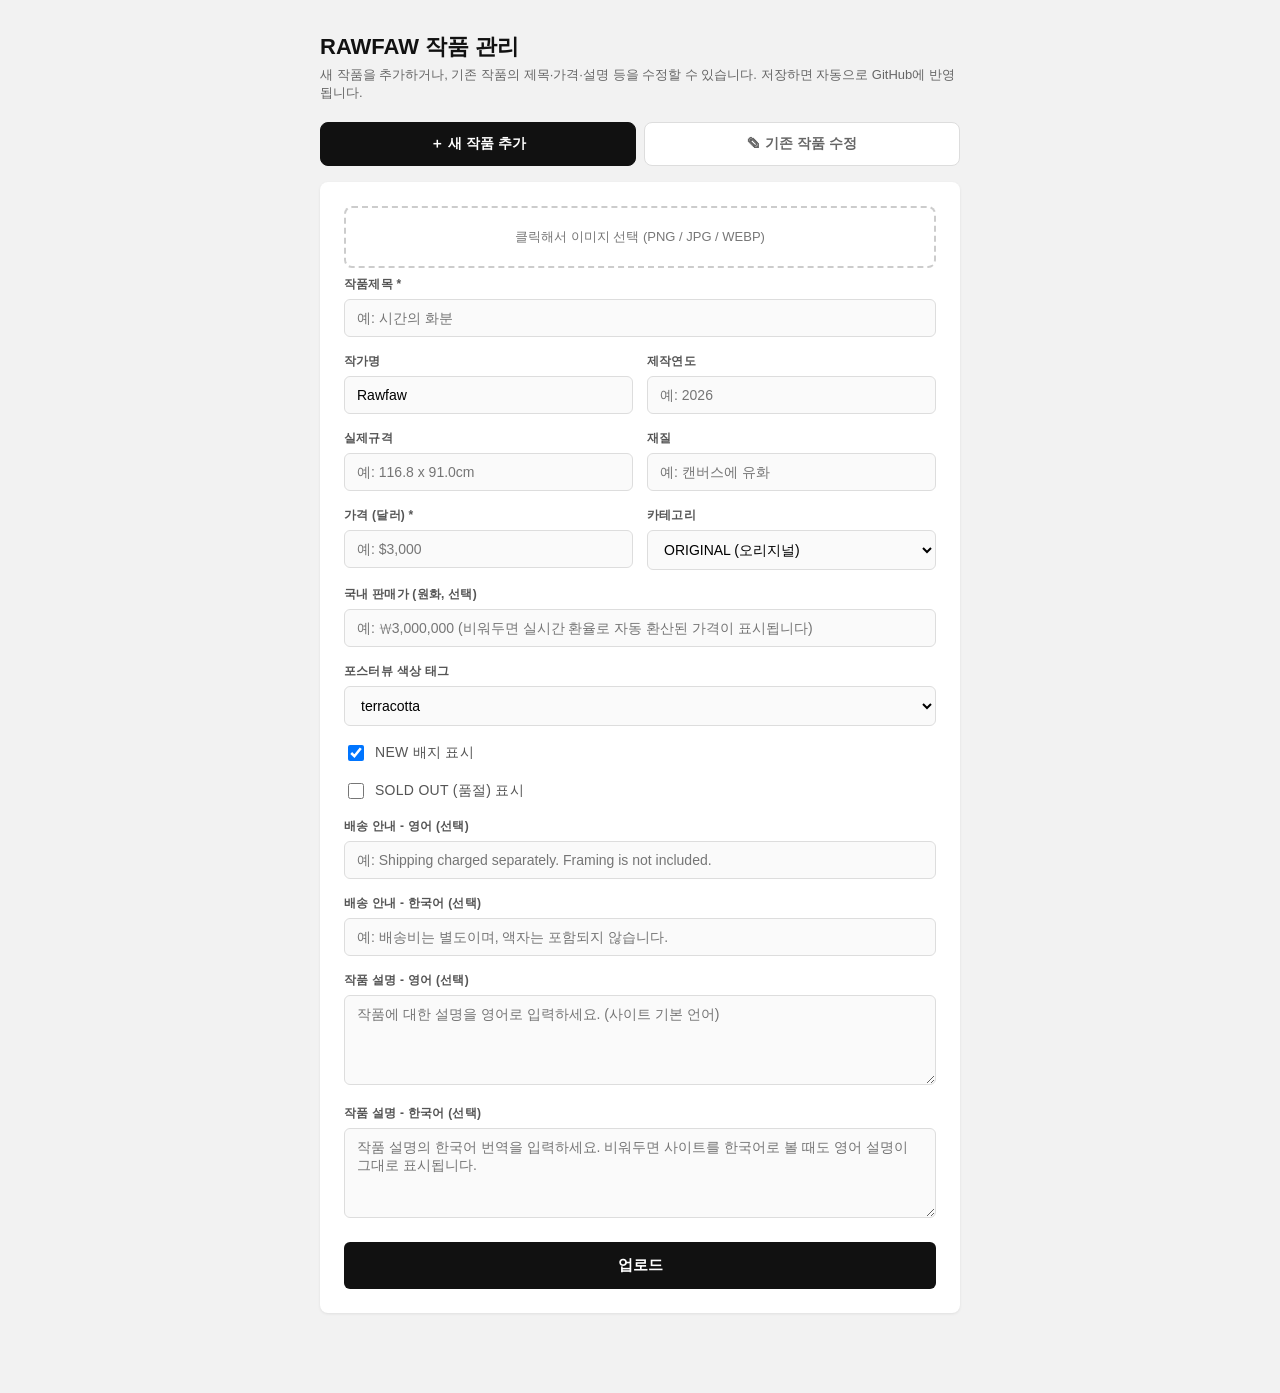
<file: admin/index.html>
<!DOCTYPE html>
<html lang="ko">
<head>
<meta charset="UTF-8">
<meta name="viewport" content="width=device-width, initial-scale=1.0">
<title>RAWFAW Admin | 작품 관리</title>
<style>
    * { box-sizing: border-box; }
    body {
        margin: 0;
        font-family: -apple-system, BlinkMacSystemFont, "Apple SD Gothic Neo", "Malgun Gothic", sans-serif;
        background: #f2f2f2;
        color: #111;
        padding: 32px 16px 80px;
    }
    .wrap { max-width: 640px; margin: 0 auto; }
    h1 {
        font-size: 22px;
        font-weight: 900;
        margin: 0 0 4px;
    }
    .sub {
        font-size: 13px;
        color: #666;
        margin: 0 0 20px;
    }

    .tabs {
        display: flex;
        gap: 8px;
        margin-bottom: 16px;
    }
    .tab-btn {
        flex: 1;
        padding: 12px;
        border: 1.5px solid #ddd;
        border-radius: 8px;
        background: #fff;
        font-size: 14px;
        font-weight: 700;
        color: #666;
        cursor: pointer;
    }
    .tab-btn.active {
        border-color: #111;
        background: #111;
        color: #fff;
    }

    .edit-picker {
        background: #fff;
        border-radius: 8px;
        padding: 16px;
        margin-bottom: 16px;
        box-shadow: 0 1px 3px rgba(0,0,0,0.08);
        display: none;
    }
    .edit-picker.show { display: block; }
    .edit-picker select {
        width: 100%;
        padding: 10px 12px;
        border: 1px solid #ddd;
        border-radius: 6px;
        font-size: 14px;
        font-family: inherit;
        background: #fafafa;
    }

    form {
        background: #fff;
        border-radius: 8px;
        padding: 24px;
        box-shadow: 0 1px 3px rgba(0,0,0,0.08);
        display: none;
    }
    form.show { display: block; }
    .row {
        display: grid;
        grid-template-columns: 1fr 1fr;
        gap: 14px;
    }
    .field { margin-bottom: 16px; }
    label {
        display: block;
        font-size: 12px;
        font-weight: 700;
        text-transform: uppercase;
        letter-spacing: 0.02em;
        color: #555;
        margin-bottom: 6px;
    }
    input[type="text"], input[type="number"], select, textarea {
        width: 100%;
        padding: 10px 12px;
        border: 1px solid #ddd;
        border-radius: 6px;
        font-size: 14px;
        font-family: inherit;
        background: #fafafa;
    }
    textarea { min-height: 90px; resize: vertical; }
    .checkbox-field {
        display: flex;
        align-items: center;
        gap: 8px;
        margin-bottom: 16px;
    }
    .checkbox-field input { width: 16px; height: 16px; }
    .checkbox-field label { margin: 0; text-transform: none; font-weight: 500; font-size: 14px; }

    .image-drop {
        border: 2px dashed #ccc;
        border-radius: 8px;
        padding: 20px;
        text-align: center;
        cursor: pointer;
        margin-bottom: 8px;
        transition: border-color .15s;
    }
    .image-drop:hover { border-color: #999; }
    .image-drop.has-image { border-style: solid; }
    .image-drop input { display: none; }
    #preview {
        max-width: 100%;
        max-height: 240px;
        display: none;
        margin: 0 auto 8px;
        border-radius: 4px;
    }
    .drop-label { font-size: 13px; color: #777; }
    .image-hint { font-size: 12px; color: #999; margin: 0 0 16px; }

    button[type="submit"] {
        width: 100%;
        padding: 14px;
        background: #111;
        color: #fff;
        border: none;
        border-radius: 6px;
        font-size: 15px;
        font-weight: 700;
        cursor: pointer;
        margin-top: 4px;
    }
    button[type="submit"]:disabled { background: #999; cursor: not-allowed; }

    #status {
        margin-top: 16px;
        padding: 14px 16px;
        border-radius: 6px;
        font-size: 13px;
        line-height: 1.6;
        white-space: pre-wrap;
        display: none;
    }
    #status.ok { background: #eaf7ea; color: #1e5e1e; display: block; }
    #status.err { background: #fbe9e9; color: #8a1f1f; display: block; }
    #status a { color: inherit; font-weight: 700; }
</style>
</head>
<body>
<div class="wrap">
    <h1>RAWFAW 작품 관리</h1>
    <p class="sub">새 작품을 추가하거나, 기존 작품의 제목·가격·설명 등을 수정할 수 있습니다. 저장하면 자동으로 GitHub에 반영됩니다.</p>

    <div class="tabs">
        <button type="button" class="tab-btn active" id="tab-add">＋ 새 작품 추가</button>
        <button type="button" class="tab-btn" id="tab-edit">✎ 기존 작품 수정</button>
    </div>

    <div class="edit-picker" id="edit-picker">
        <label for="artwork-select">수정할 작품 선택</label>
        <select id="artwork-select">
            <option value="">불러오는 중...</option>
        </select>
    </div>

    <form id="artwork-form">
        <div class="image-drop" id="image-drop">
            <img id="preview" alt="preview">
            <div class="drop-label" id="drop-label">클릭해서 이미지 선택 (PNG / JPG / WEBP)</div>
            <input type="file" id="image-input" accept="image/png,image/jpeg,image/webp,image/gif">
        </div>
        <p class="image-hint" id="image-hint" style="display:none;">수정 모드에서는 이미지를 선택하지 않으면 기존 이미지를 그대로 사용합니다.</p>

        <div class="field">
            <label for="title">작품제목 *</label>
            <input type="text" id="title" placeholder="예: 시간의 화분" required>
        </div>

        <div class="row">
            <div class="field">
                <label for="artist">작가명</label>
                <input type="text" id="artist" value="Rawfaw">
            </div>
            <div class="field">
                <label for="year">제작연도</label>
                <input type="text" id="year" placeholder="예: 2026">
            </div>
        </div>

        <div class="row">
            <div class="field">
                <label for="dimensions">실제규격</label>
                <input type="text" id="dimensions" placeholder="예: 116.8 x 91.0cm">
            </div>
            <div class="field">
                <label for="material">재질</label>
                <input type="text" id="material" placeholder="예: 캔버스에 유화">
            </div>
        </div>

        <div class="row">
            <div class="field">
                <label for="price">가격 (달러) *</label>
                <input type="text" id="price" placeholder="예: $3,000" required>
            </div>
            <div class="field">
                <label for="category">카테고리</label>
                <select id="category">
                    <option value="ORIGINAL">ORIGINAL (오리지널)</option>
                    <option value="LIMITED">LIMITED (리미티드 에디션)</option>
                    <option value="POSTER">POSTER (아트 포스터)</option>
                </select>
            </div>
        </div>

        <div class="field">
            <label for="priceKrw">국내 판매가 (원화, 선택)</label>
            <input type="text" id="priceKrw" placeholder="예: ₩3,000,000 (비워두면 실시간 환율로 자동 환산된 가격이 표시됩니다)">
        </div>

        <div class="field">
            <label for="color">포스터뷰 색상 태그</label>
            <select id="color">
                <option value="terracotta">terracotta</option>
                <option value="dustyrose">dustyrose</option>
                <option value="teal">teal</option>
                <option value="mustard">mustard</option>
                <option value="sage">sage</option>
                <option value="purple">purple</option>
                <option value="brown">brown</option>
                <option value="slate">slate</option>
                <option value="clay">clay</option>
            </select>
        </div>

        <div class="checkbox-field">
            <input type="checkbox" id="isNew" checked>
            <label for="isNew">NEW 배지 표시</label>
        </div>

        <div class="checkbox-field">
            <input type="checkbox" id="soldOut">
            <label for="soldOut">SOLD OUT (품절) 표시</label>
        </div>

        <div class="field">
            <label for="shippingNote">배송 안내 - 영어 (선택)</label>
            <input type="text" id="shippingNote" placeholder="예: Shipping charged separately. Framing is not included.">
        </div>

        <div class="field">
            <label for="shippingNoteKo">배송 안내 - 한국어 (선택)</label>
            <input type="text" id="shippingNoteKo" placeholder="예: 배송비는 별도이며, 액자는 포함되지 않습니다.">
        </div>

        <div class="field">
            <label for="description">작품 설명 - 영어 (선택)</label>
            <textarea id="description" placeholder="작품에 대한 설명을 영어로 입력하세요. (사이트 기본 언어)"></textarea>
        </div>

        <div class="field">
            <label for="descriptionKo">작품 설명 - 한국어 (선택)</label>
            <textarea id="descriptionKo" placeholder="작품 설명의 한국어 번역을 입력하세요. 비워두면 사이트를 한국어로 볼 때도 영어 설명이 그대로 표시됩니다."></textarea>
        </div>

        <button type="submit" id="submit-btn">업로드</button>
    </form>

    <div id="status"></div>
</div>

<script>
const tabAdd = document.getElementById("tab-add");
const tabEdit = document.getElementById("tab-edit");
const editPicker = document.getElementById("edit-picker");
const artworkSelect = document.getElementById("artwork-select");
const form = document.getElementById("artwork-form");
const imageHint = document.getElementById("image-hint");
const submitBtn = document.getElementById("submit-btn");
const statusBox = document.getElementById("status");

const dropArea = document.getElementById("image-drop");
const imageInput = document.getElementById("image-input");
const preview = document.getElementById("preview");
const dropLabel = document.getElementById("drop-label");

let mode = "add"; // "add" | "edit"
let imageBase64 = null;
let imageMimeType = null;
let artworksCache = [];
let currentEditId = null;

const DEFAULT_DROP_LABEL = "클릭해서 이미지 선택 (PNG / JPG / WEBP)";

// ---- Tab switching ----------------------------------------------------
function setMode(newMode) {
    mode = newMode;
    tabAdd.classList.toggle("active", mode === "add");
    tabEdit.classList.toggle("active", mode === "edit");
    editPicker.classList.toggle("show", mode === "edit");
    imageHint.style.display = mode === "edit" ? "block" : "none";
    form.classList.toggle("show", mode === "add" || !!currentEditId);
    submitBtn.textContent = mode === "edit" ? "수정 저장" : "업로드";
    statusBox.style.display = "none";

    if (mode === "add") {
        resetForm();
    }
}

tabAdd.addEventListener("click", () => setMode("add"));
tabEdit.addEventListener("click", () => {
    setMode("edit");
    if (artworksCache.length === 0) loadArtworks();
});

// ---- Load existing artworks for the edit picker ------------------------
async function loadArtworks() {
    artworkSelect.innerHTML = '<option value="">불러오는 중...</option>';
    try {
        const res = await fetch("/artworks");
        const result = await res.json();
        if (!result.ok) throw new Error(result.error || "불러오기 실패");
        artworksCache = result.artworks;
        artworkSelect.innerHTML =
            '<option value="">-- 작품을 선택하세요 --</option>' +
            artworksCache.map((a) => `<option value="${a.id}">${escapeHtml(a.title)} (${escapeHtml(a.price)})</option>`).join("");
    } catch (err) {
        artworkSelect.innerHTML = '<option value="">불러오기 실패</option>';
        showStatus(false, "작품 목록을 불러오지 못했습니다: " + err.message);
    }
}

artworkSelect.addEventListener("change", () => {
    const id = parseInt(artworkSelect.value, 10);
    if (!id) {
        currentEditId = null;
        form.classList.remove("show");
        return;
    }
    const art = artworksCache.find((a) => a.id === id);
    if (!art) return;
    currentEditId = id;
    fillFormFromArtwork(art);
    form.classList.add("show");
});

function fillFormFromArtwork(art) {
    document.getElementById("title").value = art.title || "";
    document.getElementById("artist").value = art.artist || "Rawfaw";
    document.getElementById("year").value = art.year || "";
    document.getElementById("dimensions").value = art.dimensions || "";
    document.getElementById("material").value = art.material || "";
    document.getElementById("price").value = art.price || "";
    document.getElementById("priceKrw").value = art.priceKrw || "";
    document.getElementById("category").value = art.category || "ORIGINAL";
    document.getElementById("color").value = art.color || "terracotta";
    document.getElementById("isNew").checked = !!art.isNew;
    document.getElementById("soldOut").checked = !!art.soldOut;
    document.getElementById("shippingNote").value = art.shippingNote || "";
    document.getElementById("shippingNoteKo").value = art.shippingNoteKo || "";
    document.getElementById("description").value = art.description || "";
    document.getElementById("descriptionKo").value = art.descriptionKo || "";

    // Show current image as preview (not re-uploaded unless the artist picks a new one)
    imageBase64 = null;
    imageMimeType = null;
    if (art.image) {
        preview.src = "/" + art.image;
        preview.style.display = "block";
        dropLabel.textContent = "현재 이미지: " + art.image + " (클릭해서 교체)";
        dropArea.classList.add("has-image");
    } else {
        preview.style.display = "none";
        dropLabel.textContent = DEFAULT_DROP_LABEL;
        dropArea.classList.remove("has-image");
    }
}

function escapeHtml(s) {
    return String(s).replace(/[&<>"']/g, (c) => ({ "&": "&amp;", "<": "&lt;", ">": "&gt;", '"': "&quot;", "'": "&#39;" }[c]));
}

// ---- Image picker -------------------------------------------------------
dropArea.addEventListener("click", () => imageInput.click());

imageInput.addEventListener("change", () => {
    const file = imageInput.files[0];
    if (!file) return;
    imageMimeType = file.type;
    const reader = new FileReader();
    reader.onload = () => {
        const dataUrl = reader.result;
        imageBase64 = dataUrl.split(",")[1];
        preview.src = dataUrl;
        preview.style.display = "block";
        dropLabel.textContent = file.name;
        dropArea.classList.add("has-image");
    };
    reader.readAsDataURL(file);
});

// ---- Submit ---------------------------------------------------------------
form.addEventListener("submit", async (e) => {
    e.preventDefault();

    if (mode === "add" && !imageBase64) {
        showStatus(false, "이미지를 선택해주세요.");
        return;
    }
    if (mode === "edit" && !currentEditId) {
        showStatus(false, "수정할 작품을 먼저 선택해주세요.");
        return;
    }

    const payload = {
        title: document.getElementById("title").value,
        artist: document.getElementById("artist").value,
        year: document.getElementById("year").value,
        dimensions: document.getElementById("dimensions").value,
        material: document.getElementById("material").value,
        price: document.getElementById("price").value,
        priceKrw: document.getElementById("priceKrw").value,
        category: document.getElementById("category").value,
        color: document.getElementById("color").value,
        isNew: document.getElementById("isNew").checked,
        soldOut: document.getElementById("soldOut").checked,
        shippingNote: document.getElementById("shippingNote").value,
        shippingNoteKo: document.getElementById("shippingNoteKo").value,
        description: document.getElementById("description").value,
        descriptionKo: document.getElementById("descriptionKo").value,
        imageBase64,
        imageMimeType,
    };
    if (mode === "edit") payload.id = currentEditId;

    submitBtn.disabled = true;
    submitBtn.textContent = mode === "edit" ? "저장 중..." : "업로드 중...";

    try {
        const endpoint = mode === "edit" ? "/update-artwork" : "/add-artwork";
        const res = await fetch(endpoint, {
            method: "POST",
            headers: { "Content-Type": "application/json" },
            body: JSON.stringify(payload),
        });
        const result = await res.json();

        if (result.ok) {
            const verb = mode === "edit" ? "수정" : "추가";
            showStatus(true,
                `"${payload.title}" ${verb} 완료 (id ${result.id})\n이미지: ${result.image}\n` +
                (result.pushed
                    ? `GitHub에 push 완료 ✅\n\n잠시 후 https://rawfawv.github.io/art-catalog/ 에서 확인하세요.`
                    : `⚠️ app.js/이미지는 저장됐지만 git push에 실패했습니다:\n${result.gitOutput}`)
            );
            if (mode === "add") {
                resetForm();
            } else {
                // Refresh the cached list so the dropdown label (price/title) stays in sync
                loadArtworks();
            }
        } else {
            showStatus(false, result.error || "알 수 없는 오류가 발생했습니다.");
        }
    } catch (err) {
        showStatus(false, "서버에 연결할 수 없습니다: " + err.message);
    } finally {
        submitBtn.disabled = false;
        submitBtn.textContent = mode === "edit" ? "수정 저장" : "업로드";
    }
});

function resetForm() {
    form.reset();
    preview.style.display = "none";
    dropLabel.textContent = DEFAULT_DROP_LABEL;
    dropArea.classList.remove("has-image");
    imageBase64 = null;
    imageMimeType = null;
    document.getElementById("artist").value = "Rawfaw";
    document.getElementById("isNew").checked = true;
    currentEditId = null;
    form.classList.add("show");
}

function showStatus(ok, message) {
    statusBox.className = ok ? "ok" : "err";
    statusBox.textContent = message;
    statusBox.style.display = "block";
}

// Initial state: Add mode, form visible
form.classList.add("show");
</script>
</body>
</html>
</file>
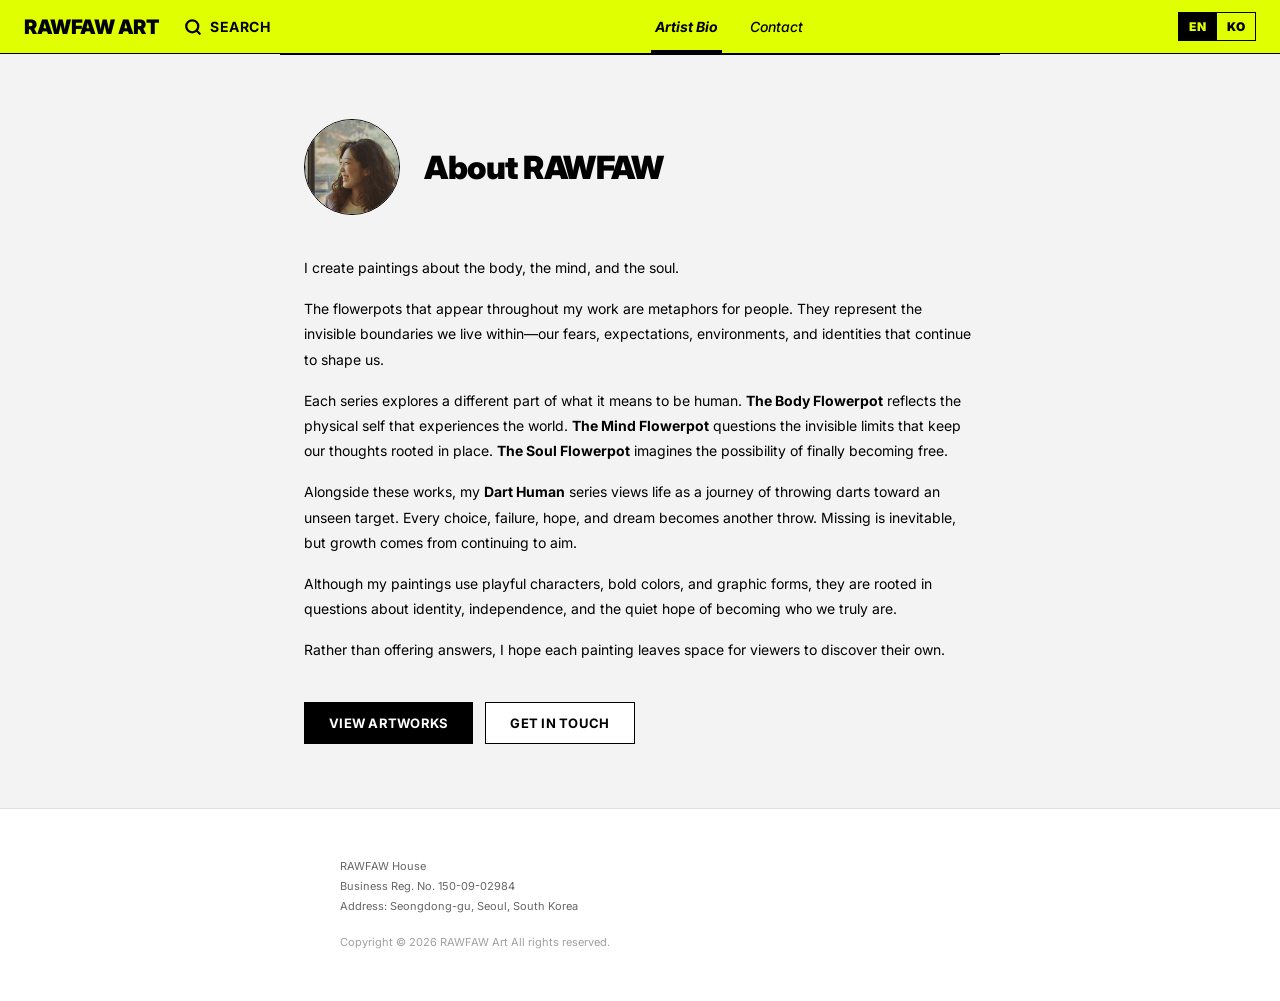
<file: bio.html>
<!DOCTYPE html>
<html lang="en">
<head>
    <meta charset="UTF-8">
    <meta name="viewport" content="width=device-width, initial-scale=1.0">
    <title>Artist Bio | RAWFAW Art</title>
    <!-- Fonts -->
    <link rel="preconnect" href="https://fonts.googleapis.com">
    <link rel="preconnect" href="https://fonts.gstatic.com" crossorigin>
    <link href="https://fonts.googleapis.com/css2?family=Inter:wght@300;400;500;700;900&display=swap" rel="stylesheet">
    <link rel="stylesheet" href="style.css">
</head>
<body>

    <!-- Main Page Wrapper -->
    <div id="app-wrapper">

        <!-- Neon Header Banner -->
        <header class="neon-header">
            <div class="header-left">
                <a href="index.html" class="logo" id="logo-btn">RAWFAW Art</a>
                <button class="search-btn" id="search-btn">
                    <svg width="18" height="18" viewBox="0 0 24 24" fill="none" stroke="currentColor" stroke-width="2.5" stroke-linecap="round" stroke-linejoin="round"><circle cx="11" cy="11" r="8"></circle><line x1="21" y1="21" x2="16.65" y2="16.65"></line></svg>
                    <span data-i18n="search">SEARCH</span>
                </button>
            </div>

            <nav class="header-nav">
                <a href="bio.html" class="nav-link active" data-i18n="nav_bio">Artist Bio</a>
                <a href="contact.html" class="nav-link" data-i18n="nav_contact">Contact</a>
            </nav>

            <div class="header-right">
                <div class="lang-switch" id="lang-switch">
                    <button type="button" class="lang-btn active" data-lang="en">EN</button>
                    <button type="button" class="lang-btn" data-lang="ko">KO</button>
                </div>
                <!-- Mobile Hamburger Menu Button -->
                <button class="menu-mobile-btn" id="mobile-menu-toggle">
                    <span></span>
                    <span></span>
                    <span></span>
                </button>
            </div>
        </header>

        <!-- Mobile Navigation Menu Dropdown -->
        <div class="mobile-nav-menu" id="mobile-nav-menu">
            <a href="bio.html" class="mobile-nav-link active" data-i18n="nav_bio">Artist Bio</a>
            <a href="contact.html" class="mobile-nav-link" data-i18n="nav_contact">Contact</a>
            <div class="lang-switch lang-switch-mobile">
                <button type="button" class="lang-btn active" data-lang="en">EN</button>
                <button type="button" class="lang-btn" data-lang="ko">KO</button>
            </div>
        </div>

        <!-- Artist Bio Section -->
        <section id="bio-section" class="bio-section">
            <div class="bio-hero">
                <img class="bio-portrait" src="assets/rawfaw-portrait.jpg" alt="Rawfaw">
                <h2 data-i18n="bio_heading">About RAWFAW</h2>
            </div>

            <div class="bio-block">
                <p data-i18n="bio_para_1">I create paintings about the body, the mind, and the soul.</p>
                <p data-i18n="bio_para_2">The flowerpots that appear throughout my work are metaphors for people. They represent the invisible boundaries we live within—our fears, expectations, environments, and identities that continue to shape us.</p>
                <p data-i18n="bio_para_3">Each series explores a different part of what it means to be human. <strong>The Body Flowerpot</strong> reflects the physical self that experiences the world. <strong>The Mind Flowerpot</strong> questions the invisible limits that keep our thoughts rooted in place. <strong>The Soul Flowerpot</strong> imagines the possibility of finally becoming free.</p>
                <p data-i18n="bio_para_4">Alongside these works, my <strong>Dart Human</strong> series views life as a journey of throwing darts toward an unseen target. Every choice, failure, hope, and dream becomes another throw. Missing is inevitable, but growth comes from continuing to aim.</p>
                <p data-i18n="bio_para_5">Although my paintings use playful characters, bold colors, and graphic forms, they are rooted in questions about identity, independence, and the quiet hope of becoming who we truly are.</p>
                <p data-i18n="bio_para_6">Rather than offering answers, I hope each painting leaves space for viewers to discover their own.</p>
            </div>

            <div class="bio-cta">
                <a href="index.html" class="bio-cta-btn primary" data-i18n="bio_view_artworks">View Artworks</a>
                <a href="contact.html" class="bio-cta-btn secondary" data-i18n="bio_get_in_touch">Get in Touch</a>
            </div>
        </section>

        <!-- Footer -->
        <footer class="main-footer">
            <div class="footer-info">
                <p data-i18n="footer_company">RAWFAW House</p>
                <p data-i18n="footer_biz">Business Reg. No. 150-09-02984</p>
                <p data-i18n="footer_address">Address: Seongdong-gu, Seoul, South Korea</p>
                <p class="copyright">Copyright &copy; 2026 RAWFAW Art All rights reserved.</p>
            </div>
        </footer>

    </div>


    <!-- Application Script -->
    <script src="app.js"></script>
</body>
</html>
</file>
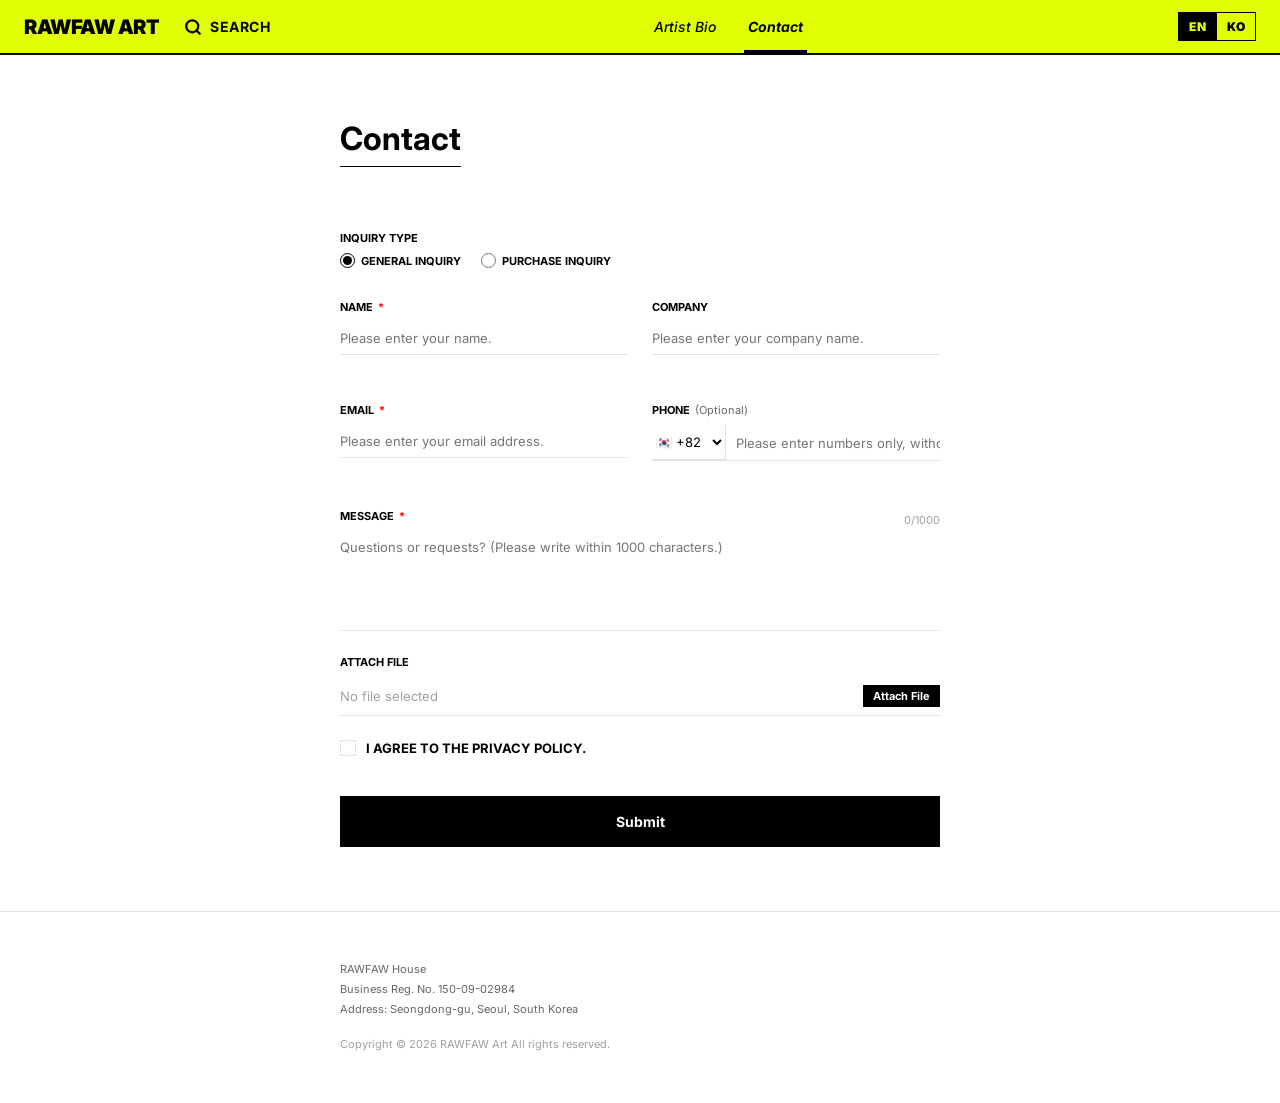
<file: contact.html>
<!DOCTYPE html>
<html lang="en">
<head>
    <meta charset="UTF-8">
    <meta name="viewport" content="width=device-width, initial-scale=1.0">
    <title>Contact | RAWFAW Art</title>
    <!-- Fonts -->
    <link rel="preconnect" href="https://fonts.googleapis.com">
    <link rel="preconnect" href="https://fonts.gstatic.com" crossorigin>
    <link href="https://fonts.googleapis.com/css2?family=Inter:wght@300;400;500;700;900&display=swap" rel="stylesheet">
    <link rel="stylesheet" href="style.css">
</head>
<body>

    <!-- Main Page Wrapper -->
    <div id="app-wrapper">

        <!-- Neon Header Banner -->
        <header class="neon-header">
            <div class="header-left">
                <a href="index.html" class="logo" id="logo-btn">RAWFAW Art</a>
                <button class="search-btn" id="search-btn">
                    <svg width="18" height="18" viewBox="0 0 24 24" fill="none" stroke="currentColor" stroke-width="2.5" stroke-linecap="round" stroke-linejoin="round"><circle cx="11" cy="11" r="8"></circle><line x1="21" y1="21" x2="16.65" y2="16.65"></line></svg>
                    <span data-i18n="search">SEARCH</span>
                </button>
            </div>

            <nav class="header-nav">
                <a href="bio.html" class="nav-link" data-i18n="nav_bio">Artist Bio</a>
                <a href="contact.html" class="nav-link active" data-i18n="nav_contact">Contact</a>
            </nav>

            <div class="header-right">
                <div class="lang-switch" id="lang-switch">
                    <button type="button" class="lang-btn active" data-lang="en">EN</button>
                    <button type="button" class="lang-btn" data-lang="ko">KO</button>
                </div>
                <!-- Mobile Hamburger Menu Button -->
                <button class="menu-mobile-btn" id="mobile-menu-toggle">
                    <span></span>
                    <span></span>
                    <span></span>
                </button>
            </div>
        </header>

        <!-- Mobile Navigation Menu Dropdown -->
        <div class="mobile-nav-menu" id="mobile-nav-menu">
            <a href="bio.html" class="mobile-nav-link" data-i18n="nav_bio">Artist Bio</a>
            <a href="contact.html" class="mobile-nav-link active" data-i18n="nav_contact">Contact</a>
            <div class="lang-switch lang-switch-mobile">
                <button type="button" class="lang-btn active" data-lang="en">EN</button>
                <button type="button" class="lang-btn" data-lang="ko">KO</button>
            </div>
        </div>

        <!-- Contact Section -->
        <section id="contact-section" class="contact-section">
            <div class="contact-header">
                <h2 data-i18n="contact_heading">Contact</h2>
            </div>

            <form id="inquiry-form" class="inquiry-form" action="https://formsubmit.co/jiwooon513@gmail.com" method="POST" enctype="multipart/form-data">
                <input type="hidden" name="_subject" value="New inquiry from RAWFAW Art website">
                <input type="hidden" name="_template" value="table">
                <input type="hidden" name="_captcha" value="false">
                <input type="hidden" name="_next" id="form-next-url" value="">

                <div class="form-group">
                    <label data-i18n="label_inquiry_type">Inquiry Type</label>
                    <div class="inquiry-type-options" id="inquiry-type-options">
                        <label class="radio-option">
                            <input type="radio" name="inquiry_type" value="general" id="inquiry-type-general" checked>
                            <span data-i18n="inquiry_type_general">General Inquiry</span>
                        </label>
                        <label class="radio-option">
                            <input type="radio" name="inquiry_type" value="purchase" id="inquiry-type-purchase">
                            <span data-i18n="inquiry_type_purchase">Purchase Inquiry</span>
                        </label>
                    </div>
                </div>

                <div class="form-row">
                    <div class="form-group">
                        <label for="input-name"><span data-i18n="label_name">Name</span> <span class="required">*</span></label>
                        <input type="text" id="input-name" name="name" required data-i18n-placeholder="placeholder_name" placeholder="Please enter your name.">
                    </div>
                    <div class="form-group">
                        <label for="input-company" data-i18n="label_company">Company</label>
                        <input type="text" id="input-company" name="company" data-i18n-placeholder="placeholder_company" placeholder="Please enter your company name.">
                    </div>
                </div>

                <div class="form-row">
                    <div class="form-group">
                        <label for="input-email"><span data-i18n="label_email">Email</span> <span class="required">*</span></label>
                        <input type="email" id="input-email" name="email" required data-i18n-placeholder="placeholder_email" placeholder="Please enter your email address.">
                    </div>
                    <div class="form-group">
                        <label for="input-phone"><span data-i18n="label_phone">Phone</span> <span class="optional-tag" id="phone-required-tag" data-i18n="optional_tag">(Optional)</span></label>
                        <div class="phone-field-row">
                            <select id="phone-country-code" name="phone_country_code" class="phone-country-select">
                                <option value="+82" selected>🇰🇷 +82</option>
                                <option value="+1">🇺🇸 +1</option>
                                <option value="+44">🇬🇧 +44</option>
                                <option value="+81">🇯🇵 +81</option>
                                <option value="+86">🇨🇳 +86</option>
                                <option value="+852">🇭🇰 +852</option>
                                <option value="+886">🇹🇼 +886</option>
                                <option value="+65">🇸🇬 +65</option>
                                <option value="+61">🇦🇺 +61</option>
                                <option value="+49">🇩🇪 +49</option>
                                <option value="+33">🇫🇷 +33</option>
                                <option value="+39">🇮🇹 +39</option>
                                <option value="+34">🇪🇸 +34</option>
                                <option value="+31">🇳🇱 +31</option>
                                <option value="+91">🇮🇳 +91</option>
                                <option value="+55">🇧🇷 +55</option>
                                <option value="+971">🇦🇪 +971</option>
                                <option value="+84">🇻🇳 +84</option>
                                <option value="+66">🇹🇭 +66</option>
                                <option value="+62">🇮🇩 +62</option>
                                <option value="+52">🇲🇽 +52</option>
                            </select>
                            <input type="tel" id="input-phone" name="phone" data-i18n-placeholder="placeholder_phone" placeholder="Please enter numbers only, without '-'.">
                        </div>
                    </div>
                </div>

                <div class="form-group hidden" id="purchase-only-fields">
                    <label for="input-address"><span data-i18n="label_address">Shipping Address</span> <span class="optional-tag" data-i18n="optional_tag">(Optional)</span></label>
                    <input type="text" id="input-address" name="shipping_address" data-i18n-placeholder="placeholder_address" placeholder="Where should we ship the artwork?">
                </div>

                <div class="form-group">
                    <div class="textarea-header">
                        <label for="input-message"><span data-i18n="label_message">Message</span> <span class="required">*</span></label>
                        <span class="char-counter"><span id="char-count">0</span>/1000</span>
                    </div>
                    <textarea id="input-message" name="message" maxlength="1000" required placeholder="Questions or requests? (Please write within 1000 characters.)"></textarea>
                </div>

                <!-- Custom Styled File Attachment -->
                <div class="form-group file-upload-group">
                    <label data-i18n="label_attach">Attach File</label>
                    <div class="file-upload-wrapper">
                        <span class="file-name" id="file-name-label" data-i18n="no_file_selected">No file selected</span>
                        <label for="input-file" class="file-upload-btn" data-i18n="label_attach">Attach File</label>
                        <input type="file" id="input-file" name="attachment" class="hidden-file-input">
                    </div>
                </div>

                <!-- Privacy Policy Consent Checkbox -->
                <div class="form-group checkbox-group">
                    <label class="custom-checkbox">
                        <input type="checkbox" id="input-agree" required>
                        <span class="checkmark"></span>
                        <span class="checkbox-text" data-i18n="privacy_agree">I agree to the Privacy Policy.</span>
                    </label>
                </div>

                <button type="submit" class="submit-btn" data-i18n="submit_btn">Submit</button>
            </form>
        </section>

        <!-- Footer -->
        <footer class="main-footer">
            <div class="footer-info">
                <p data-i18n="footer_company">RAWFAW House</p>
                <p data-i18n="footer_biz">Business Reg. No. 150-09-02984</p>
                <p data-i18n="footer_address">Address: Seongdong-gu, Seoul, South Korea</p>
                <p class="copyright">Copyright &copy; 2026 RAWFAW Art All rights reserved.</p>
            </div>
        </footer>

    </div>


    <!-- Application Script -->
    <script src="app.js"></script>
</body>
</html>
</file>
<file: style.css>
/* ==========================================================================
   LUAS Design System & Global Styles
   ========================================================================== */

:root {
    /* Colors */
    --neon-yellow: #E0FF00;
    --neon-yellow-dark: #C5DF00;
    --dark-bg: #0A0A0A;
    --light-bg: #F3F3F3;
    --white: #FFFFFF;
    --black: #000000;
    --border-color: #E2E2E2;
    --border-dark: #1A1A1A;
    --text-muted: #666666;
    --text-muted-light: #A0A0A0;
    
    /* Poster Palette Colors (Reference Image 1) */
    --poster-terracotta: #C85E43;
    --poster-dustyrose: #A3506B;
    --poster-teal: #486E7F;
    --poster-mustard: #C5A145;
    --poster-sage: #6B8B4E;
    --poster-purple: #785A90;
    --poster-brown: #8D6B4F;
    --poster-slate: #5E717F;
    --poster-clay: #B65E50;

    /* Fonts */
    --font-sans: 'Inter', -apple-system, BlinkMacSystemFont, 'Apple SD Gothic Neo', 'Malgun Gothic', sans-serif;

    /* Spacing & Transitions */
    --transition-smooth: all 0.3s cubic-bezier(0.25, 0.8, 0.25, 1);
    --header-height: 54px;
}

* {
    box-sizing: border-box;
    margin: 0;
    padding: 0;
}

html {
    scroll-behavior: smooth;
    font-family: var(--font-sans);
    background-color: var(--light-bg);
    color: var(--black);
    -webkit-font-smoothing: antialiased;
}

body {
    overflow-x: hidden;
    min-height: 100vh;
}

a {
    color: inherit;
    text-decoration: none;
}

button, input, select, textarea {
    font-family: inherit;
    font-size: inherit;
    color: inherit;
    background: none;
    border: none;
    outline: none;
}

button {
    cursor: pointer;
}

/* Scrollbar Styles */
::-webkit-scrollbar {
    width: 6px;
    height: 6px;
}
::-webkit-scrollbar-track {
    background: var(--light-bg);
}
::-webkit-scrollbar-thumb {
    background: var(--text-muted-light);
}
::-webkit-scrollbar-thumb:hover {
    background: var(--text-muted);
}

/* App Wrapper */
#app-wrapper {
    display: flex;
    flex-direction: column;
    min-height: 100vh;
}

/* ==========================================================================
   Header Styles (Reference Image 2 & 3)
   ========================================================================== */

.neon-header {
    background-color: var(--neon-yellow);
    height: var(--header-height);
    display: flex;
    align-items: center;
    justify-content: space-between;
    padding: 0 24px;
    position: sticky;
    top: 0;
    z-index: 100;
    border-bottom: 1px solid var(--black);
}

.header-left, .header-right {
    display: flex;
    align-items: center;
    gap: 16px;
}

.logo {
    font-size: 20px;
    font-weight: 900;
    letter-spacing: -0.5px;
    font-family: var(--font-sans);
    text-transform: uppercase;
}

.search-btn {
    display: flex;
    align-items: center;
    gap: 8px;
    font-weight: 700;
    font-size: 14px;
    letter-spacing: 0.5px;
    padding: 4px 8px;
    border: 1.5px solid transparent;
    transition: var(--transition-smooth);
}

.search-btn:hover {
    border-color: var(--black);
}

.search-btn svg {
    stroke-width: 3px;
}

.header-nav {
    display: flex;
    align-items: center;
    gap: 24px;
    height: 100%;
}

.nav-link {
    font-size: 14px;
    font-weight: 500;
    padding: 0 4px;
    height: 100%;
    display: flex;
    align-items: center;
    position: relative;
    font-family: var(--font-sans);
    font-style: italic;
    transition: var(--transition-smooth);
}

.nav-link:hover, .nav-link.active {
    font-weight: 700;
}

.nav-link.active::after {
    content: '';
    position: absolute;
    bottom: 0;
    left: 0;
    width: 100%;
    height: 3px;
    background-color: var(--black);
}


/* Language Switch (EN / KO) */
.lang-switch {
    display: flex;
    border: 1px solid var(--black);
    overflow: hidden;
}

.lang-btn {
    font-family: var(--font-sans);
    font-weight: 900;
    font-size: 12px;
    letter-spacing: 0.5px;
    padding: 6px 10px;
    background: transparent;
    color: var(--black);
    transition: var(--transition-smooth);
}

.lang-btn + .lang-btn {
    border-left: 1px solid var(--black);
}

.lang-btn.active {
    background-color: var(--black);
    color: var(--neon-yellow);
}

.lang-btn:not(.active):hover {
    background-color: rgba(0, 0, 0, 0.08);
}

.lang-switch-mobile {
    align-self: flex-start;
    margin-top: 4px;
}

/* Mobile menu toggle */
.menu-mobile-btn {
    display: none;
    flex-direction: column;
    justify-content: space-between;
    width: 22px;
    height: 16px;
}

.menu-mobile-btn span {
    display: block;
    height: 2px;
    width: 100%;
    background-color: var(--black);
    transition: var(--transition-smooth);
}

/* Mobile Nav Dropdown */
.mobile-nav-menu {
    display: none;
    background-color: var(--neon-yellow);
    border-bottom: 1px solid var(--black);
    padding: 16px 24px;
    flex-direction: column;
    gap: 16px;
}

.mobile-nav-link {
    font-family: var(--font-sans);
    font-style: italic;
    font-size: 18px;
    font-weight: 500;
    padding: 4px 0;
    border-bottom: 1px solid rgba(0,0,0,0.1);
}

.mobile-nav-link.active {
    font-weight: 700;
    border-bottom-color: var(--black);
}

/* ==========================================================================
   Controls Bar (Reference Image 2)
   ========================================================================== */

.controls-bar {
    display: flex;
    align-items: center;
    background-color: var(--white);
    border-bottom: 1.5px solid var(--border-color);
    padding: 0;
    height: 44px;
    width: 100%;
    z-index: 10;
}

.control-group {
    display: flex;
    align-items: center;
    height: 100%;
    padding: 0 16px;
    border-right: 1px solid var(--border-color);
}

.control-group label {
    font-size: 12px;
    font-weight: 700;
    text-transform: uppercase;
    color: var(--text-muted);
    margin-right: 8px;
}

.select-wrapper {
    position: relative;
}

.select-wrapper select {
    font-size: 13px;
    font-weight: 500;
    padding-right: 20px;
    cursor: pointer;
    text-transform: uppercase;
}

.select-wrapper::after {
    content: '▼';
    font-size: 8px;
    position: absolute;
    right: 0;
    top: 50%;
    transform: translateY(-50%);
    pointer-events: none;
    color: var(--text-muted);
}

.search-bar-container {
    flex-grow: 1;
    border-right: none;
    display: flex;
    align-items: center;
    position: relative;
}

.search-bar-container input {
    width: 100%;
    height: 100%;
    font-size: 13px;
    font-weight: 500;
}

#search-clear-btn {
    position: absolute;
    right: 16px;
    font-size: 18px;
    font-weight: 700;
    color: var(--text-muted-light);
    display: none;
}

#search-clear-btn:hover {
    color: var(--black);
}

/* ==========================================================================
   Pills Bar Tags (Reference Image 3)
   ========================================================================== */


/* ==========================================================================
   Catalog Container & Grid
   ========================================================================== */

.catalog-container {
    flex-grow: 1;
    padding: 32px 24px;
    max-width: 1440px;
    margin: 0 auto;
    width: 100%;
}

/* GRID VIEW: Reference Image 2 (Clean minimalist design) */
#catalog-grid.view-grid {
    display: grid;
    grid-template-columns: repeat(4, 1fr);
    gap: 1.5px;
    background-color: var(--border-color);
    border: 1.5px solid var(--border-color);
}

#catalog-grid.view-grid .catalog-card {
    background-color: var(--white);
    padding: 24px;
    display: flex;
    flex-direction: column;
    position: relative;
    cursor: pointer;
    transition: var(--transition-smooth);
}

#catalog-grid.view-grid .catalog-card:hover {
    transform: translateY(-4px);
    box-shadow: 0 12px 24px rgba(0, 0, 0, 0.05);
    z-index: 2;
}

#catalog-grid.view-grid .card-image-container {
    background-color: #F0F0F0;
    aspect-ratio: 1 / 1;
    display: flex;
    align-items: center;
    justify-content: center;
    padding: 16px;
    margin-bottom: 20px;
    position: relative;
    overflow: hidden;
    border: 1px solid var(--border-color);
}

#catalog-grid.view-grid .card-image-container img {
    max-width: 100%;
    max-height: 100%;
    object-fit: contain;
    box-shadow: 0 8px 16px rgba(0, 0, 0, 0.15);
    transition: var(--transition-smooth);
}

#catalog-grid.view-grid .catalog-card:hover .card-image-container img {
    transform: scale(1.03);
}

/* On hover, regular cards fully transform into the highlight-card look */
#catalog-grid.view-grid .card-hover-highlight {
    position: absolute;
    inset: 0;
    background-color: var(--neon-yellow);
    padding: 24px;
    display: flex;
    flex-direction: column;
    opacity: 0;
    pointer-events: none;
    transition: opacity 0.3s ease;
    z-index: 5;
}

#catalog-grid.view-grid .catalog-card:hover .card-hover-highlight {
    opacity: 1;
    pointer-events: auto;
}

/* The highlight card does the reverse: it shows its image on hover */
#catalog-grid.view-grid .card-hover-image {
    position: absolute;
    inset: 0;
    background-color: var(--neon-yellow-dark);
    display: flex;
    align-items: center;
    justify-content: center;
    padding: 24px;
    opacity: 0;
    pointer-events: none;
    transition: opacity 0.3s ease;
    z-index: 5;
}

#catalog-grid.view-grid .catalog-card:hover .card-hover-image {
    opacity: 1;
    pointer-events: auto;
}

#catalog-grid.view-grid .card-hover-image img {
    max-width: 100%;
    max-height: 100%;
    object-fit: contain;
    box-shadow: 0 8px 16px rgba(0, 0, 0, 0.15);
}

#catalog-grid.view-grid .card-hover-highlight .card-title {
    font-weight: 900;
    font-size: 20px;
    letter-spacing: -0.5px;
    color: var(--black);
    margin-bottom: 4px;
    text-transform: uppercase;
}

#catalog-grid.view-grid .card-hover-highlight .card-hover-desc {
    font-size: 13px;
    line-height: 1.6;
    color: var(--black);
    margin-bottom: 12px;
    overflow-y: auto;
}

#catalog-grid.view-grid .card-hover-highlight .card-meta {
    margin-top: auto;
    display: flex;
    align-items: flex-end;
    justify-content: space-between;
    padding-top: 12px;
    border-top: 1px solid rgba(0, 0, 0, 0.1);
}

#catalog-grid.view-grid .card-hover-highlight .card-price {
    font-size: 20px;
    font-weight: 900;
    color: var(--black);
}

#catalog-grid.view-grid .card-hover-highlight .card-badge {
    font-size: 10px;
    font-weight: 700;
    background-color: var(--black);
    color: var(--neon-yellow);
    padding: 2px 6px;
    text-transform: uppercase;
}

#catalog-grid.view-grid .card-info {
    display: flex;
    flex-direction: column;
    flex-grow: 1;
}

#catalog-grid.view-grid .card-title {
    font-family: var(--font-sans);
    font-size: 16px;
    font-weight: 700;
    line-height: 1.3;
    margin-bottom: 4px;
    text-transform: uppercase;
}

#catalog-grid.view-grid .card-artist {
    font-size: 13px;
    color: var(--text-muted);
    margin-bottom: 12px;
}

#catalog-grid.view-grid .card-meta {
    margin-top: auto;
    display: flex;
    align-items: flex-end;
    justify-content: space-between;
    padding-top: 12px;
    border-top: 1px solid var(--light-bg);
}

#catalog-grid.view-grid .card-price {
    font-size: 16px;
    font-weight: 700;
    color: var(--black);
}

#catalog-grid.view-grid .card-badge {
    font-size: 10px;
    font-weight: 700;
    background-color: var(--black);
    color: var(--white);
    padding: 2px 6px;
    text-transform: uppercase;
}

/* HIGHLIGHT CARD (Reference Image 2 neon yellow active book) */
#catalog-grid.view-grid .catalog-card.card-highlight {
    background-color: var(--neon-yellow);
}

#catalog-grid.view-grid .catalog-card.card-highlight .card-image-container {
    background-color: var(--neon-yellow-dark);
    border-color: var(--black);
}

#catalog-grid.view-grid .catalog-card.card-highlight .card-title {
    font-family: var(--font-sans);
    font-weight: 900;
    font-size: 20px;
    letter-spacing: -0.5px;
    color: var(--black);
}

#catalog-grid.view-grid .catalog-card.card-highlight .card-artist {
    color: var(--black);
    font-weight: 500;
}

#catalog-grid.view-grid .catalog-card.card-highlight .card-price {
    font-size: 20px;
    font-weight: 900;
}

#catalog-grid.view-grid .catalog-card.card-highlight .card-meta {
    border-top-color: rgba(0,0,0,0.1);
}

#catalog-grid.view-grid .catalog-card.card-highlight .card-badge {
    background-color: var(--black);
    color: var(--neon-yellow);
}

/* ==========================================================================
   POSTER VIEW: Reference Image 1 (Editorial colorful layout)
   ========================================================================== */

#catalog-grid.view-poster {
    display: grid;
    grid-template-columns: repeat(3, 1fr);
    gap: 32px;
    background: none;
    border: none;
}

#catalog-grid.view-poster .catalog-card {
    border-radius: 0;
    padding: 32px;
    display: flex;
    flex-direction: column;
    position: relative;
    cursor: pointer;
    min-height: 520px;
    box-shadow: 0 4px 12px rgba(0,0,0,0.15);
    transition: var(--transition-smooth);
}

#catalog-grid.view-poster .catalog-card:hover {
    transform: translateY(-8px) scale(1.01);
    box-shadow: 0 20px 40px rgba(0,0,0,0.3);
}

/* Poster Card Dynamic Colors */
#catalog-grid.view-poster .catalog-card[data-color="terracotta"] { background-color: var(--poster-terracotta); color: #FFF; }
#catalog-grid.view-poster .catalog-card[data-color="dustyrose"] { background-color: var(--poster-dustyrose); color: #FFF; }
#catalog-grid.view-poster .catalog-card[data-color="teal"] { background-color: var(--poster-teal); color: #FFF; }
#catalog-grid.view-poster .catalog-card[data-color="mustard"] { background-color: var(--poster-mustard); color: #000; }
#catalog-grid.view-poster .catalog-card[data-color="sage"] { background-color: var(--poster-sage); color: #FFF; }
#catalog-grid.view-poster .catalog-card[data-color="purple"] { background-color: var(--poster-purple); color: #FFF; }
#catalog-grid.view-poster .catalog-card[data-color="brown"] { background-color: var(--poster-brown); color: #FFF; }
#catalog-grid.view-poster .catalog-card[data-color="slate"] { background-color: var(--poster-slate); color: #FFF; }
#catalog-grid.view-poster .catalog-card[data-color="clay"] { background-color: var(--poster-clay); color: #FFF; }

#catalog-grid.view-poster .card-title {
    font-family: var(--font-sans);
    font-weight: 900;
    font-size: 32px;
    letter-spacing: -1px;
    line-height: 1.1;
    text-align: right;
    margin-bottom: 24px;
    text-transform: uppercase;
}

#catalog-grid.view-poster .card-image-container {
    aspect-ratio: 1.1 / 1;
    margin-bottom: 24px;
    display: flex;
    align-items: center;
    justify-content: center;
    position: relative;
    overflow: hidden;
    padding: 12px;
    border: 1px solid rgba(255,255,255,0.15);
    background-color: rgba(0,0,0,0.15);
}

#catalog-grid.view-poster .catalog-card[data-color="mustard"] .card-image-container {
    border-color: rgba(0,0,0,0.15);
    background-color: rgba(0,0,0,0.08);
}

#catalog-grid.view-poster .card-image-container img {
    max-width: 100%;
    max-height: 100%;
    object-fit: cover;
    box-shadow: 0 12px 24px rgba(0,0,0,0.3);
    transition: var(--transition-smooth);
}

#catalog-grid.view-poster .card-info {
    display: flex;
    flex-direction: column;
    flex-grow: 1;
}

#catalog-grid.view-poster .card-artist {
    font-family: var(--font-sans);
    font-size: 15px;
    font-weight: 700;
    margin-bottom: 8px;
    letter-spacing: 0.5px;
}

#catalog-grid.view-poster .card-description {
    font-size: 11px;
    line-height: 1.6;
    opacity: 0.85;
    margin-bottom: 16px;
    display: -webkit-box;
    -webkit-line-clamp: 4;
    -webkit-box-orient: vertical;
    overflow: hidden;
}

#catalog-grid.view-poster .card-meta {
    margin-top: auto;
    display: flex;
    align-items: center;
    justify-content: space-between;
    padding-top: 16px;
    border-top: 1px solid rgba(255,255,255,0.2);
}

#catalog-grid.view-poster .catalog-card[data-color="mustard"] .card-meta {
    border-top-color: rgba(0,0,0,0.15);
}

#catalog-grid.view-poster .card-price {
    font-family: var(--font-sans);
    font-style: italic;
    font-size: 18px;
    font-weight: 700;
}

#catalog-grid.view-poster .card-badge {
    font-family: var(--font-sans);
    font-style: italic;
    font-size: 11px;
    opacity: 0.9;
}

/* ==========================================================================
   COMPACT VIEW: Reference Image 3 (Classic Mobile Art Gallery layout)
   ========================================================================== */

#catalog-grid.view-compact {
    display: grid;
    grid-template-columns: repeat(3, 1fr);
    gap: 16px;
    background: none;
    border: none;
}

#catalog-grid.view-compact .catalog-card {
    background-color: var(--white);
    padding: 0;
    border: 1px solid var(--border-color);
    display: flex;
    flex-direction: column;
    cursor: pointer;
    transition: var(--transition-smooth);
}

#catalog-grid.view-compact .catalog-card:hover {
    border-color: var(--black);
}

#catalog-grid.view-compact .card-image-container {
    width: 100%;
    aspect-ratio: 1 / 1.1;
    overflow: hidden;
    background-color: var(--light-bg);
}

#catalog-grid.view-compact .card-image-container img {
    width: 100%;
    height: 100%;
    object-fit: cover;
    transition: var(--transition-smooth);
}

#catalog-grid.view-compact .catalog-card:hover .card-image-container img {
    transform: scale(1.05);
}

#catalog-grid.view-compact .card-info {
    padding: 12px;
    border-top: 1px solid var(--border-color);
}

#catalog-grid.view-compact .card-artist {
    font-family: var(--font-sans);
    font-size: 12px;
    font-weight: 700;
    color: var(--black);
    margin-bottom: 2px;
    white-space: nowrap;
    overflow: hidden;
    text-overflow: ellipsis;
}

#catalog-grid.view-compact .card-title {
    font-family: var(--font-sans);
    font-size: 12px;
    color: var(--text-muted);
    white-space: nowrap;
    overflow: hidden;
    text-overflow: ellipsis;
}

#catalog-grid.view-compact .card-meta {
    display: none; /* Compact view doesn't show price on main grid, matches Image 3 mobile view */
}

/* ==========================================================================
   Empty State & No Results
   ========================================================================== */

.no-results-message {
    padding: 64px 0;
    text-align: center;
}

.no-results-message p {
    font-size: 16px;
    color: var(--text-muted);
    margin-bottom: 16px;
}

#reset-filters-btn {
    font-size: 13px;
    font-weight: 700;
    background-color: var(--black);
    color: var(--white);
    padding: 8px 16px;
    border-radius: 2px;
    transition: var(--transition-smooth);
}

#reset-filters-btn:hover {
    background-color: var(--neon-yellow);
    color: var(--black);
}

.hidden {
    display: none !important;
}

/* ==========================================================================
   Contact Form Styles (Reference Image 3)
   ========================================================================== */

.contact-section {
    background-color: var(--white);
    border-top: 1.5px solid var(--black);
    padding: 64px 24px;
    width: 100%;
}

.contact-header {
    max-width: 600px;
    margin: 0 auto 48px auto;
    text-align: left;
}

.contact-header h2 {
    font-family: var(--font-sans);
    font-size: 32px;
    font-weight: 700;
    text-transform: capitalize;
    margin-bottom: 16px;
    border-bottom: 1.5px solid var(--black);
    padding-bottom: 8px;
    display: inline-block;
}

.contact-header p {
    font-size: 14px;
    line-height: 1.6;
    color: var(--black);
}

.inquiry-form {
    max-width: 600px;
    margin: 0 auto;
}

.form-row {
    display: grid;
    grid-template-columns: repeat(2, 1fr);
    gap: 24px;
    margin-bottom: 24px;
}

.form-group {
    display: flex;
    flex-direction: column;
    margin-bottom: 24px;
}

.form-group label {
    font-size: 11px;
    font-weight: 700;
    color: var(--black);
    margin-bottom: 8px;
    text-transform: uppercase;
}

.form-group input[type="text"],
.form-group input[type="email"],
.form-group input[type="tel"],
.form-group select {
    font-size: 13px;
    padding: 8px 0;
    border-bottom: 1px solid var(--border-color);
    transition: var(--transition-smooth);
    background-color: transparent;
    cursor: pointer;
}

.form-group input:focus {
    border-bottom-color: var(--black);
}

.phone-field-row {
    display: flex;
    align-items: center;
    gap: 10px;
    border-bottom: 1px solid var(--border-color);
    transition: var(--transition-smooth);
}

.phone-field-row:focus-within {
    border-bottom-color: var(--black);
}

.phone-country-select {
    font-size: 13px;
    padding: 8px 8px 8px 0;
    border: none;
    border-right: 1px solid var(--border-color);
    background-color: transparent;
    cursor: pointer;
    flex-shrink: 0;
}

.phone-field-row input[type="tel"] {
    flex: 1;
    min-width: 0;
    border-bottom: none;
}

.textarea-header {
    display: flex;
    justify-content: space-between;
    align-items: center;
}

.char-counter {
    font-size: 11px;
    color: var(--text-muted-light);
}

.form-group textarea {
    font-size: 13px;
    padding: 8px 0;
    border-bottom: 1px solid var(--border-color);
    min-height: 100px;
    resize: none;
    transition: var(--transition-smooth);
}

.form-group textarea:focus {
    border-bottom-color: var(--black);
}

.required {
    color: red;
    margin-left: 2px;
}

.optional-tag {
    color: var(--text-muted);
    font-weight: 400;
    text-transform: none;
    margin-left: 2px;
}

.inquiry-type-options {
    display: flex;
    gap: 20px;
}

.radio-option {
    display: flex;
    align-items: center;
    gap: 6px;
    font-size: 13px;
    font-weight: 500;
    text-transform: none;
    cursor: pointer;
}

.radio-option input[type="radio"] {
    width: 15px;
    height: 15px;
    cursor: pointer;
    accent-color: var(--black);
}

/* Custom Styled File Attachment (Reference Image 3) */
.file-upload-wrapper {
    display: flex;
    align-items: center;
    border-bottom: 1px solid var(--border-color);
    padding: 8px 0;
    position: relative;
}

.file-name {
    font-size: 13px;
    color: var(--text-muted-light);
    flex-grow: 1;
}

.file-upload-wrapper .file-upload-btn {
    font-size: 11px;
    font-weight: 700;
    background-color: var(--black);
    color: var(--white);
    padding: 4px 10px;
    cursor: pointer;
    transition: var(--transition-smooth);
    text-transform: none;
    margin-bottom: 0;
}

.file-upload-wrapper .file-upload-btn:hover {
    background-color: var(--neon-yellow);
    color: var(--black);
}

.hidden-file-input {
    position: absolute;
    left: 0;
    top: 0;
    width: 100%;
    height: 100%;
    opacity: 0;
    cursor: pointer;
}

/* Consent Checkbox Custom Style */
.checkbox-group {
    margin-top: 16px;
    margin-bottom: 32px;
}

.custom-checkbox {
    display: flex;
    align-items: center;
    position: relative;
    cursor: pointer;
    user-select: none;
}

.custom-checkbox input {
    position: absolute;
    opacity: 0;
    cursor: pointer;
    height: 0;
    width: 0;
}

.checkmark {
    position: relative;
    height: 16px;
    width: 16px;
    border: 1px solid var(--border-color);
    background-color: var(--white);
    margin-right: 10px;
    transition: var(--transition-smooth);
}

.custom-checkbox:hover input ~ .checkmark {
    border-color: var(--black);
}

.custom-checkbox input:checked ~ .checkmark {
    background-color: var(--black);
    border-color: var(--black);
}

.checkmark:after {
    content: "";
    position: absolute;
    display: none;
}

.custom-checkbox input:checked ~ .checkmark:after {
    display: block;
}

.custom-checkbox .checkmark:after {
    left: 5px;
    top: 2px;
    width: 4px;
    height: 8px;
    border: solid var(--white);
    border-width: 0 2px 2px 0;
    transform: rotate(45deg);
}

.checkbox-text {
    font-size: 13px;
    color: var(--black);
}

/* Submit Button */
.submit-btn {
    background-color: var(--black);
    color: var(--white);
    font-weight: 700;
    font-size: 14px;
    width: 100%;
    padding: 16px;
    transition: var(--transition-smooth);
    border: 1.5px solid var(--black);
}

.submit-btn:hover {
    background-color: var(--white);
    color: var(--black);
}

/* ==========================================================================
   Slide-over Panel & Overlay (Detail Panel)
   ========================================================================== */

.side-panel {
    position: fixed;
    top: 0;
    right: 0;
    width: 100%;
    height: 100%;
    z-index: 1000;
    visibility: hidden;
    transition: visibility 0.4s;
}

.side-panel.open {
    visibility: visible;
}

.panel-overlay {
    position: absolute;
    top: 0;
    left: 0;
    width: 100%;
    height: 100%;
    background-color: rgba(0, 0, 0, 0.4);
    opacity: 0;
    transition: opacity 0.4s ease;
}

.side-panel.open .panel-overlay {
    opacity: 1;
}

.panel-content {
    position: absolute;
    top: 0;
    right: -450px;
    width: 100%;
    max-width: 450px;
    height: 100%;
    background-color: var(--white);
    box-shadow: -10px 0 30px rgba(0, 0, 0, 0.15);
    display: flex;
    flex-direction: column;
    transition: right 0.4s cubic-bezier(0.25, 0.8, 0.25, 1);
    z-index: 1001;
    overflow-y: auto;
}

.side-panel.open .panel-content {
    right: 0;
}

.panel-close-btn {
    position: absolute;
    top: 16px;
    right: 16px;
    font-size: 28px;
    font-weight: 300;
    line-height: 1;
    width: 32px;
    height: 32px;
    display: flex;
    align-items: center;
    justify-content: center;
    z-index: 1002;
    transition: var(--transition-smooth);
}

.panel-close-btn:hover {
    transform: rotate(90deg);
}

/* Detail Panel Body (Reference Image 3 Detail View) */
.detail-body {
    padding: 32px 24px;
    display: flex;
    flex-direction: column;
}

.detail-title {
    font-family: var(--font-sans);
    font-weight: 700;
    font-size: 20px;
    border-bottom: 1.5px solid var(--black);
    padding-bottom: 6px;
    margin-bottom: 4px;
    text-transform: uppercase;
}

.detail-subtitle {
    font-family: var(--font-sans);
    font-size: 16px;
    font-style: italic;
    font-weight: 400;
    margin-bottom: 24px;
    color: var(--text-muted);
}

.detail-info-block {
    margin-bottom: 24px;
}

.detail-info-block h4 {
    font-size: 11px;
    font-weight: 700;
    text-transform: uppercase;
    color: var(--black);
    margin-bottom: 8px;
    border-bottom: 1px solid var(--border-color);
    padding-bottom: 4px;
}

.detail-info-block p {
    font-size: 13px;
    line-height: 1.6;
    color: var(--black);
}

.detail-specs {
    margin-top: 12px;
    border-top: 1px solid var(--border-color);
    padding-top: 12px;
}

.detail-spec-row {
    display: flex;
    justify-content: space-between;
    font-size: 13px;
    padding: 4px 0;
}

.detail-spec-row .spec-label {
    color: var(--text-muted);
}

.detail-spec-row .spec-value {
    font-weight: 500;
    text-align: right;
}

.detail-price-row {
    display: flex;
    align-items: center;
    justify-content: space-between;
    margin-bottom: 24px;
    background-color: var(--light-bg);
    padding: 12px 16px;
    border-left: 3px solid var(--black);
}

.price-label {
    font-size: 12px;
    font-weight: 700;
    color: var(--text-muted);
    text-transform: uppercase;
}

.price-value {
    font-size: 18px;
    font-weight: 700;
}

.detail-shipping-note {
    font-size: 12px;
    color: var(--text-muted);
    margin-top: -16px;
    margin-bottom: 24px;
    line-height: 1.5;
}

/* Purchase Inquiry CTA */
.purchase-inquiry-cta {
    margin-bottom: 16px;
    border: 1px solid var(--border-color);
    padding: 16px;
}

.purchase-heading {
    font-size: 11px;
    font-weight: 700;
    text-transform: uppercase;
    color: var(--text-muted);
    margin-bottom: 12px;
}

.purchase-inquiry-text {
    font-size: 13px;
    line-height: 1.6;
    color: var(--black);
    margin-bottom: 14px;
}

.email-inquiry-btn {
    width: 100%;
    padding: 12px;
    background-color: var(--black);
    color: var(--white);
    border: none;
    font-size: 14px;
    font-weight: 700;
    cursor: pointer;
    transition: var(--transition-smooth);
}

.email-inquiry-btn:hover {
    background-color: var(--neon-yellow);
    color: var(--black);
}

.detail-image-wrapper {
    width: 100%;
    margin-top: 12px;
    background-color: var(--light-bg);
    border: 1px solid var(--border-color);
    padding: 12px;
    display: flex;
    align-items: center;
    justify-content: center;
}

.detail-image-wrapper img {
    max-width: 100%;
    height: auto;
    box-shadow: 0 8px 16px rgba(0, 0, 0, 0.15);
}


/* ==========================================================================
   Artist Bio Section
   ========================================================================== */

.bio-section {
    max-width: 720px;
    margin: 0 auto;
    padding: 64px 24px;
    border-top: 1.5px solid var(--black);
}

.bio-hero {
    display: flex;
    align-items: center;
    gap: 24px;
    margin-bottom: 40px;
}

.bio-portrait {
    width: 96px;
    height: 96px;
    border-radius: 50%;
    object-fit: cover;
    border: 1.5px solid var(--black);
    flex-shrink: 0;
}

.bio-hero h2 {
    font-size: 32px;
    font-weight: 900;
    letter-spacing: -0.5px;
}

.bio-block {
    margin-bottom: 36px;
}

.bio-block p {
    font-size: 14px;
    line-height: 1.8;
    color: var(--black);
    margin-bottom: 16px;
}

.bio-block p:last-child {
    margin-bottom: 0;
}

.bio-cta {
    display: flex;
    gap: 12px;
    margin-top: 40px;
}

.bio-cta-btn {
    padding: 12px 24px;
    font-size: 13px;
    font-weight: 700;
    text-transform: uppercase;
    letter-spacing: 0.02em;
    border: 1.5px solid var(--black);
    transition: var(--transition-smooth);
}

.bio-cta-btn.primary {
    background-color: var(--black);
    color: var(--white);
}

.bio-cta-btn.primary:hover {
    background-color: var(--neon-yellow);
    color: var(--black);
}

.bio-cta-btn.secondary {
    background-color: var(--white);
    color: var(--black);
}

.bio-cta-btn.secondary:hover {
    background-color: var(--light-bg);
}

/* ==========================================================================
   Footer Styles (Reference Image 3)
   ========================================================================== */

.main-footer {
    background-color: var(--white);
    border-top: 1px solid var(--border-color);
    padding: 48px 24px;
    margin-top: auto;
    width: 100%;
}

.footer-links {
    max-width: 600px;
    margin: 0 auto 24px auto;
    display: flex;
    gap: 16px;
    font-size: 13px;
    font-weight: 700;
}

.footer-info {
    max-width: 600px;
    margin: 0 auto;
    font-size: 11px;
    color: var(--text-muted);
    line-height: 1.8;
}

.footer-info p.copyright {
    margin-top: 16px;
    color: var(--text-muted-light);
}

/* ==========================================================================
   Media Queries & Responsiveness
   ========================================================================== */

@media (max-width: 1200px) {
    #catalog-grid.view-grid {
        grid-template-columns: repeat(3, 1fr);
    }
}

@media (max-width: 900px) {
    #catalog-grid.view-grid {
        grid-template-columns: repeat(2, 1fr);
    }
    #catalog-grid.view-poster {
        grid-template-columns: repeat(2, 1fr);
    }
    #catalog-grid.view-compact {
        grid-template-columns: repeat(2, 1fr);
    }
}

@media (max-width: 768px) {
    .header-nav {
        display: none;
    }
    
    .menu-mobile-btn {
        display: flex;
    }

    .controls-bar {
        flex-direction: column;
        height: auto;
    }

    .control-group {
        width: 100%;
        border-right: none;
        border-bottom: 1px solid var(--border-color);
        padding: 12px 16px;
    }

    .search-bar-container {
        border-bottom: none;
    }

    .form-row {
        grid-template-columns: 1fr;
        gap: 0;
    }

    .panel-content {
        max-width: 100%;
    }
}

@media (max-width: 600px) {
    #catalog-grid.view-grid {
        grid-template-columns: 1fr;
    }
    #catalog-grid.view-poster {
        grid-template-columns: 1fr;
        gap: 24px;
    }
    #catalog-grid.view-poster .catalog-card {
        min-height: 480px;
        padding: 24px;
    }
}

/* Sold-out works: dim the artwork image on cards */
.catalog-card.sold-out .card-image-container img {
    opacity: 0.45;
}
</file>
